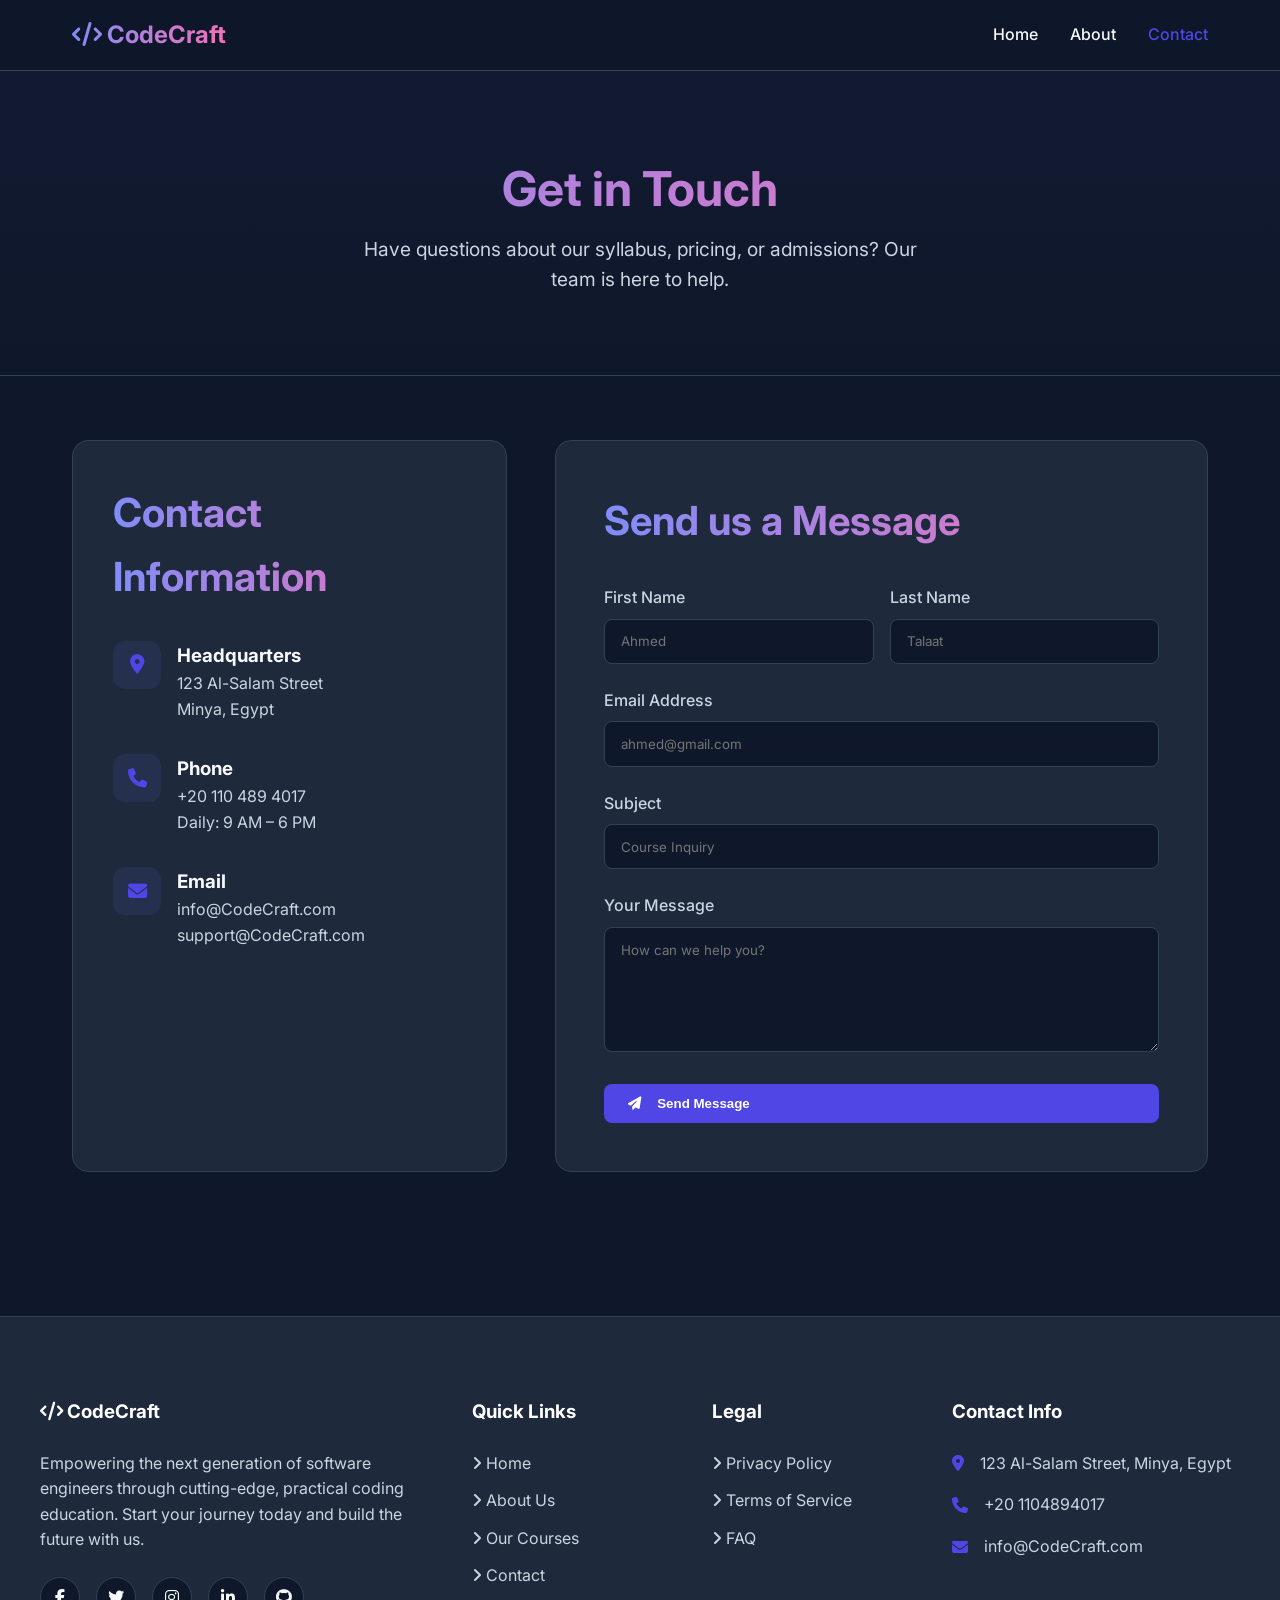
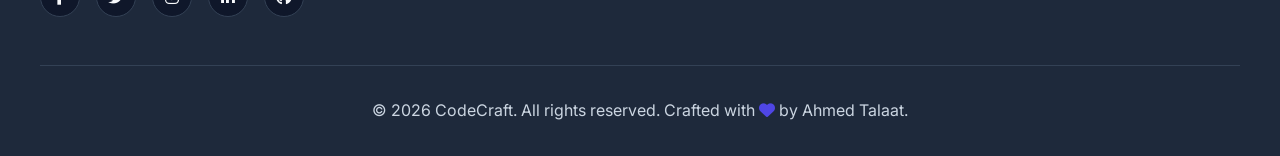
<file: Task1-Simple Static Website/contact.html>
<!doctype html>
<html lang="en">
  <head>
    <!-- Basic Meta -->
    <meta charset="UTF-8" />
    <meta name="viewport" content="width=device-width, initial-scale=1.0" />

    <!-- SEO Meta -->
    <title>CodeCraft Academy | Contact Us</title>
    <meta
      name="description"
      content="CodeCraft Academy offers high-quality programming courses in Web Development, JavaScript, HTML, CSS, and modern technologies. Start your coding journey today."
    />
    <meta
      name="keywords"
      content="programming courses, learn coding, web development, HTML CSS JavaScript course, online programming academy"
    />
    <meta name="author" content="Ahmed Talaat" />

    <!-- Favicon -->
    <link rel="icon" type="image/png" href="images/logo.png" />

    <!-- Open Graph -->
    <meta
      property="og:title"
      content="CodeCraft Academy - Learn Programming Online"
    />
    <meta
      property="og:description"
      content="Master programming with professional courses in Web Development, JavaScript, and modern technologies."
    />
    <meta property="og:image" content="/images/front-end.webp" />
    <meta property="og:type" content="website" />

    <!-- Google Fonts -->
    <link rel="preconnect" href="https://fonts.googleapis.com" />
    <link rel="preconnect" href="https://fonts.gstatic.com" crossorigin />
    <link rel="preload" as="style" href="https://fonts.googleapis.com/css2?family=Inter:wght@400;500;600;700&display=swap" />
    <link
      href="https://fonts.googleapis.com/css2?family=Inter:wght@400;500;600;700&display=swap"
      rel="stylesheet"
      media="print"
      onload="this.media='all'"
    />
    <noscript><link rel="stylesheet" href="https://fonts.googleapis.com/css2?family=Inter:wght@400;500;600;700&display=swap"/></noscript>

    <!-- Preconnect for CDNs -->
    <link rel="preconnect" href="https://cdnjs.cloudflare.com" crossorigin />

    <!-- FontAwesome Icons -->
    <link rel="preload" as="style" href="https://cdnjs.cloudflare.com/ajax/libs/font-awesome/6.4.0/css/all.min.css" />
    <link
      rel="stylesheet"
      href="https://cdnjs.cloudflare.com/ajax/libs/font-awesome/6.4.0/css/all.min.css"
      media="print"
      onload="this.media='all'"
    />
    <noscript><link rel="stylesheet" href="https://cdnjs.cloudflare.com/ajax/libs/font-awesome/6.4.0/css/all.min.css"/></noscript>

    <!-- Main CSS -->
    <link rel="stylesheet" href="style.css" />

    <!-- Scripts -->
    <script src="script.js" defer></script>
  </head>

  <body>
    <!-- Header -->
    <nav class="navbar">
      <div class="nav-container">
        <a href="index.html" class="logo">
          <i class="fa-solid fa-code"></i> CodeCraft
        </a>
        <button class="hamburger" id="hamburger" aria-label="Menu">
          <i class="fa-solid fa-bars"></i>
        </button>
        <ul class="nav-links" id="nav-links">
          <li><a href="index.html">Home</a></li>
          <li><a href="about.html">About</a></li>
          <li><a href="contact.html" class="active">Contact</a></li>
        </ul>
      </div>
    </nav>

    <!-- Main -->
    <main>
      <section class="page-header">
        <h1>Get in Touch</h1>
        <p>
          Have questions about our syllabus, pricing, or admissions? Our team is
          here to help.
        </p>
      </section>

      <section class="container">
        <div class="contact-layout">
          <!-- Contact Information Panel -->
          <div class="contact-info-panel">
            <h2 style="text-align: left; margin-bottom: 2rem">
              Contact Information
            </h2>

            <div class="contact-item">
              <div class="contact-item-icon">
                <i class="fa-solid fa-location-dot"></i>
              </div>
              <div class="contact-item-content">
                <h3>Headquarters</h3>
                <p>123 Al-Salam Street<br />Minya, Egypt</p>
              </div>
            </div>

            <div class="contact-item">
              <div class="contact-item-icon">
                <i class="fa-solid fa-phone"></i>
              </div>
              <div class="contact-item-content">
                <h3>Phone</h3>
                <p>+20 110 489 4017<br />Daily: 9 AM – 6 PM</p>
              </div>
            </div>

            <div class="contact-item">
              <div class="contact-item-icon">
                <i class="fa-solid fa-envelope"></i>
              </div>
              <div class="contact-item-content">
                <h3>Email</h3>
                <p>info@CodeCraft.com<br />support@CodeCraft.com</p>
              </div>
            </div>
          </div>

          <!-- Contact Form Panel -->
          <div class="form-panel">
            <h2 style="text-align: left; margin-bottom: 2rem">
              Send us a Message
            </h2>
            <form
              action="#"
              method="POST"
              onsubmit="
                event.preventDefault();
                alert(
                  'Message sent successfully! We will get back to you shortly.',
                );
              "
            >
              <div
                style="display: grid; grid-template-columns: 1fr 1fr; gap: 1rem"
              >
                <div class="form-group">
                  <label for="fname">First Name</label>
                  <input type="text" id="fname" required placeholder="Ahmed" />
                </div>
                <div class="form-group">
                  <label for="lname">Last Name</label>
                  <input type="text" id="lname" required placeholder="Talaat" />
                </div>
              </div>

              <div class="form-group">
                <label for="email">Email Address</label>
                <input
                  type="email"
                  id="email"
                  required
                  placeholder="ahmed@gmail.com"
                />
              </div>

              <div class="form-group">
                <label for="subject">Subject</label>
                <input
                  type="text"
                  id="subject"
                  required
                  placeholder="Course Inquiry"
                />
              </div>

              <div class="form-group">
                <label for="message">Your Message</label>
                <textarea
                  id="message"
                  rows="6"
                  required
                  placeholder="How can we help you?"
                ></textarea>
              </div>

              <button type="submit" class="btn btn-primary" style="width: 100%">
                <i
                  class="fa-solid fa-paper-plane"
                  style="margin-right: 8px"
                ></i>
                Send Message
              </button>
            </form>
          </div>
        </div>
      </section>
    </main>

    <!-- Footer -->
    <footer>
      <div class="footer-grid">
        <div class="footer-col">
          <h3><i class="fa-solid fa-code"></i> CodeCraft</h3>
          <p>
            Empowering the next generation of software engineers through
            cutting-edge, practical coding education. Start your journey today
            and build the future with us.
          </p>
          <div class="social-links">
            <a href="#" aria-label="Facebook"
              ><i class="fa-brands fa-facebook-f"></i
            ></a>
            <a href="#" aria-label="Twitter"
              ><i class="fa-brands fa-twitter"></i
            ></a>
            <a href="#" aria-label="Instagram"
              ><i class="fa-brands fa-instagram"></i
            ></a>
            <a href="#" aria-label="LinkedIn"
              ><i class="fa-brands fa-linkedin-in"></i
            ></a>
            <a href="#" aria-label="GitHub"
              ><i class="fa-brands fa-github"></i
            ></a>
          </div>
        </div>

        <div class="footer-col">
          <h3>Quick Links</h3>
          <ul class="footer-links">
            <li>
              <a href="index.html"
                ><i class="fa-solid fa-angle-right"></i> Home</a
              >
            </li>
            <li>
              <a href="about.html"
                ><i class="fa-solid fa-angle-right"></i> About Us</a
              >
            </li>
            <li>
              <a href="index.html#courses"
                ><i class="fa-solid fa-angle-right"></i> Our Courses</a
              >
            </li>
            <li>
              <a href="contact.html"
                ><i class="fa-solid fa-angle-right"></i> Contact</a
              >
            </li>
          </ul>
        </div>

        <div class="footer-col">
          <h3>Legal</h3>
          <ul class="footer-links">
            <li>
              <a href="#"
                ><i class="fa-solid fa-angle-right"></i> Privacy Policy</a
              >
            </li>
            <li>
              <a href="#"
                ><i class="fa-solid fa-angle-right"></i> Terms of Service</a
              >
            </li>
            <li>
              <a href="#"><i class="fa-solid fa-angle-right"></i> FAQ</a>
            </li>
          </ul>
        </div>

        <div class="footer-col">
          <h3>Contact Info</h3>
          <ul class="footer-contact-list">
            <li>
              <i class="fa-solid fa-location-dot"></i>
              <span>123 Al-Salam Street, Minya, Egypt</span>
            </li>
            <li>
              <i class="fa-solid fa-phone"></i>
              <span>+20 1104894017 </span>
            </li>
            <li>
              <i class="fa-solid fa-envelope"></i>
              <span>info@CodeCraft.com</span>
            </li>
          </ul>
        </div>
      </div>

      <div class="footer-bottom">
        <p>
          &copy; 2026 CodeCraft. All rights reserved. Crafted with
          <i class="fa-solid fa-heart" style="color: var(--primary)"></i> by
          Ahmed Talaat.
        </p>
      </div>
    </footer>
  </body>
</html>
</file>
<file: Task1-Simple Static Website/style.css>
:root {
  --primary: #4f46e5;
  --primary-hover: #4338ca;
  --secondary: #ec4899;
  --bg-color: #0f172a;
  --card-bg: #1e293b;
  --text-main: #f8fafc;
  --text-muted: #cbd5e1;
  --nav-bg: rgba(15, 23, 42, 0.9);
  --border-color: #334155;
  --transition: all 0.3s ease;
}

html{
    scroll-behavior: smooth;
}

* {
  margin: 0;
  padding: 0;
  box-sizing: border-box;
}

body {
  font-family:
    "Inter",
    system-ui,
    -apple-system,
    sans-serif;
  background-color: var(--bg-color);
  color: var(--text-main);
  line-height: 1.6;
}

/* Navbar */
.navbar {
  position: fixed;
  top: 0;
  width: 100%;
  background: var(--nav-bg);
  backdrop-filter: blur(10px);
  z-index: 1000;
  border-bottom: 1px solid var(--border-color);
}

.nav-container {
  max-width: 1200px;
  margin: 0 auto;
  display: flex;
  justify-content: space-between;
  align-items: center;
  padding: 1rem 2rem;
}

.logo {
  font-size: 1.5rem;
  font-weight: 700;
  color: var(--text-main);
  text-decoration: none;
  background: linear-gradient(to right, #818cf8, #f472b6);
  -webkit-background-clip: text;
  background-clip: text;
  -webkit-text-fill-color: transparent;
}

.nav-links {
  display: flex;
  gap: 2rem;
  list-style: none;
}

.nav-links a {
  color: var(--text-main);
  text-decoration: none;
  font-weight: 500;
  transition: color 0.3s;
}

.nav-links a:hover,
.nav-links a.active {
  color: var(--primary);
}

.hamburger {
  display: none;
  cursor: pointer;
  background: none;
  border: none;
  color: var(--text-main);
  font-size: 1.5rem;
}

/* Specific Sections */
.hero {
  padding: 10rem 2rem 6rem;
  text-align: center;
  max-width: 900px;
  margin: 0 auto;
}

h1 {
  font-size: 3.5rem;
  line-height: 1.2;
  margin-bottom: 1.5rem;
  background: linear-gradient(to right, #818cf8, #f472b6);
  -webkit-background-clip: text;
  background-clip: text;
  -webkit-text-fill-color: transparent;
}

.hero p {
  font-size: 1.25rem;
  color: var(--text-muted);
  margin-bottom: 2rem;
}

.btn {
  display: inline-flex;
  align-items: center;
  gap: 0.5rem;
  padding: 0.75rem 1.5rem;
  border-radius: 0.5rem;
  text-decoration: none;
  font-weight: 600;
  transition: var(--transition);
  cursor: pointer;
  border: none;
  color: white;
}

.btn-primary {
  background: var(--primary);
}

.btn:hover {
  background: var(--primary-hover);
  transform: translateY(-2px);
  box-shadow: 0 4px 12px rgba(99, 102, 241, 0.3);
}

/* Generic Layout */
.container {
  max-width: 1200px;
  margin: 0 auto;
  padding: 4rem 2rem;
}

h2 {
  font-size: 2.5rem;
  margin-bottom: 1rem;
  text-align: center;
  background: linear-gradient(to right, #818cf8, #f472b6);
  -webkit-background-clip: text;
  background-clip: text;
  -webkit-text-fill-color: transparent;
}

.section-subtitle {
  text-align: center;
  color: var(--text-muted);
  margin-bottom: 3rem;
  font-size: 1.1rem;
}

/* Features Grid */
.features-grid, .courses-grid {
  display: grid;
  grid-template-columns: repeat(auto-fit, minmax(280px, 1fr));
  gap: 2rem;
}

.feature-card {
  background: var(--card-bg);
  padding: 2.5rem 2rem;
  border-radius: 1rem;
  border: 1px solid var(--border-color);
  text-align: center;
  transition: var(--transition);
}

.feature-card:hover {
  transform: translateY(-5px);
  border-color: var(--primary);
  box-shadow: 0 10px 30px rgba(0, 0, 0, 0.2);
}

.feature-icon {
  width: 60px;
  height: 60px;
  border-radius: 12px;
  background: rgba(99, 102, 241, 0.1);
  color: var(--primary);
  display: flex;
  align-items: center;
  justify-content: center;
  font-size: 1.8rem;
  margin: 0 auto 1.5rem;
}

.course-card {
  background: var(--card-bg);
  border: 1px solid var(--border-color);
  border-radius: 1rem;
  overflow: hidden;
  transition: var(--transition);
  display: flex;
  flex-direction: column;
}

.course-card:hover {
  transform: translateY(-5px);
  border-color: var(--primary);
  box-shadow: 0 10px 30px rgba(0, 0, 0, 0.2);
}

.course-image {
  width: 100%;
  height: 220px;
  object-fit: cover;
  border-bottom: 1px solid var(--border-color);
}

.course-content {
  padding: 2rem;
  flex-grow: 1;
  display: flex;
  flex-direction: column;
}

.course-content h3 {
  font-size: 1.5rem;
  margin-bottom: 1rem;
}

.course-content p {
  color: var(--text-muted);
  margin-bottom: 1.5rem;
  flex-grow: 1;
}

/* Slider (Reviews) */
.slider-container {
  position: relative;
  max-width: 800px;
  margin: 0 auto;
  background: var(--card-bg);
  border: 1px solid var(--border-color);
  border-radius: 1rem;
  overflow: hidden;
}

.slides-wrapper {
  overflow: hidden;
}

.slides {
  display: flex;
  transition: transform 0.5s ease-in-out;
}

.slide {
  min-width: 100%;
  padding: 3rem 4rem;
  text-align: center;
  box-sizing: border-box;
}

.reviewer-img {
  width: 80px;
  height: 80px;
  border-radius: 50%;
  object-fit: cover;
  border: 3px solid var(--primary);
  margin-bottom: 1rem;
}

.review-stars {
  color: #fbbf24;
  margin-bottom: 1rem;
}

.review-text {
  font-size: 1.1rem;
  font-style: italic;
  color: var(--text-main);
  margin-bottom: 1.5rem;
}

.reviewer-name {
  font-weight: 600;
  color: var(--primary);
}

.reviewer-role {
  color: var(--text-muted);
  font-size: 0.9rem;
}

.slider-btn {
  position: absolute;
  top: 50%;
  transform: translateY(-50%);
  background: var(--bg-color);
  color: white;
  border: 1px solid var(--border-color);
  width: 44px;
  height: 44px;
  border-radius: 50%;
  cursor: pointer;
  z-index: 10;
  display: flex;
  align-items: center;
  justify-content: center;
  transition: var(--transition);
}

.slider-btn:hover {
  background: var(--primary);
  border-color: var(--primary);
}

.slider-btn.prev {
  left: 1rem;
}
.slider-btn.next {
  right: 1rem;
}

/* Contact & About Headers */
.page-header {
  padding: 10rem 2rem 5rem;
  text-align: center;
  background: linear-gradient(
    180deg,
    rgba(99, 102, 241, 0.05) 0%,
    rgba(15, 23, 42, 0) 100%
  );
  border-bottom: 1px solid var(--border-color);
}

.page-header h1 {
  font-size: 3rem;
  margin-bottom: 1rem;
}

.page-header p {
  font-size: 1.2rem;
  color: var(--text-muted);
  max-width: 600px;
  margin: 0 auto;
}

/* About additions */
.about-section {
  display: flex;
  align-items: center;
  gap: 4rem;
  margin-bottom: 6rem;
}
.about-section:nth-child(even) {
  flex-direction: row-reverse;
}
.about-image {
  flex: 1;
  border-radius: 1rem;
  border: 1px solid var(--border-color);
  overflow: hidden;
}
.about-image img {
  width: 100%;
  height: auto;
  display: block;
}
.about-content {
  flex: 1;
}

.team-grid {
  display: grid;
  grid-template-columns: repeat(auto-fit, minmax(220px, 1fr));
  gap: 2rem;
}
.team-card {
  background: var(--card-bg);
  padding: 2rem;
  border-radius: 1rem;
  text-align: center;
  border: 1px solid var(--border-color);
}
.team-img {
  width: 120px;
  height: 120px;
  border-radius: 50%;
  object-fit: cover;
  margin-bottom: 1rem;
  border: 3px solid var(--border-color);
}
.team-role {
  color: var(--primary);
  font-size: 0.9rem;
  margin-bottom: 1rem;
}

/* Contact Details Page */
.contact-layout {
  display: grid;
  grid-template-columns: 1fr 1.5fr;
  gap: 3rem;
}

.contact-info-panel {
  background: var(--card-bg);
  padding: 2.5rem;
  border-radius: 1rem;
  border: 1px solid var(--border-color);
}

.contact-item {
  display: flex;
  align-items: flex-start;
  gap: 1rem;
  margin-bottom: 2rem;
}

.contact-item-icon {
  width: 48px;
  height: 48px;
  border-radius: 12px;
  background: rgba(99, 102, 241, 0.1);
  color: var(--primary);
  display: flex;
  align-items: center;
  justify-content: center;
  font-size: 1.2rem;
  flex-shrink: 0;
}

.contact-item-content h4 {
  margin-bottom: 0.25rem;
}
.contact-item-content p {
  color: var(--text-muted);
}

.form-panel {
  background: var(--card-bg);
  padding: 3rem;
  border-radius: 1rem;
  border: 1px solid var(--border-color);
}

.form-group {
  margin-bottom: 1.5rem;
}

.form-group label {
  display: block;
  margin-bottom: 0.5rem;
  color: var(--text-muted);
  font-weight: 500;
}

.form-group input,
.form-group textarea {
  width: 100%;
  padding: 0.85rem 1rem;
  background: var(--bg-color);
  border: 1px solid var(--border-color);
  border-radius: 0.5rem;
  color: var(--text-main);
  font-family: inherit;
  transition: var(--transition);
}

.form-group input:focus,
.form-group textarea:focus {
  outline: none;
  border-color: var(--primary);
  box-shadow: 0 0 0 3px rgba(99, 102, 241, 0.2);
}

/* Advanced Footer */
footer {
  background: var(--card-bg);
  border-top: 1px solid var(--border-color);
  padding: 5rem 2rem 2rem;
  margin-top: 5rem;
}

.footer-grid {
  max-width: 1200px;
  margin: 0 auto;
  display: grid;
  grid-template-columns: 2fr 1fr 1fr 1.5fr;
  gap: 3rem;
  margin-bottom: 3rem;
}

.footer-col h3,
.footer-col h4 {
  margin-bottom: 1.5rem;
  color: white;
}

.footer-col p {
  color: var(--text-muted);
  margin-bottom: 1.5rem;
}

.social-links {
  display: flex;
  gap: 1rem;
}

.social-links a {
  width: 40px;
  height: 40px;
  border-radius: 50%;
  background: var(--bg-color);
  border: 1px solid var(--border-color);
  display: flex;
  align-items: center;
  justify-content: center;
  color: var(--text-main);
  text-decoration: none;
  transition: var(--transition);
}

.social-links a:hover {
  background: var(--primary);
  border-color: var(--primary);
  color: white;
  transform: translateY(-3px);
}

.footer-links {
  list-style: none;
}

.footer-links li {
  margin-bottom: 0.75rem;
}

.footer-links a {
  color: var(--text-muted);
  text-decoration: none;
  transition: var(--transition);
  display: inline-block;
}

.footer-links a:hover {
  color: var(--primary);
  transform: translateX(5px);
}

.footer-contact-list {
  list-style: none;
}
.footer-contact-list li {
  display: flex;
  align-items: center;
  gap: 1rem;
  color: var(--text-muted);
  margin-bottom: 1rem;
}
.footer-contact-list i {
  color: var(--primary);
}

.footer-bottom {
  max-width: 1200px;
  margin: 0 auto;
  text-align: center;
  padding-top: 2rem;
  border-top: 1px solid var(--border-color);
  color: var(--text-muted);
}

/* Responsive */
@media (max-width: 992px) {
  .footer-grid {
    grid-template-columns: 1fr 1fr;
  }
  .contact-layout,
  .about-section {
    grid-template-columns: 1fr;
    flex-direction: column !important;
  }
}

@media (max-width: 768px) {
  .hamburger {
    display: block;
  }

  .nav-links {
    position: absolute;
    top: 100%;
    left: 0;
    width: 100%;
    background: var(--nav-bg);
    backdrop-filter: blur(10px);
    flex-direction: column;
    padding: 1rem 0;
    gap: 0;
    border-bottom: 1px solid var(--border-color);
    clip-path: polygon(0 0, 100% 0, 100% 0, 0 0);
    transition: clip-path 0.3s ease-in-out;
  }

  .nav-links.active {
    clip-path: polygon(0 0, 100% 0, 100% 100%, 0 100%);
  }

  .nav-links a {
    display: block;
    padding: 1rem 2rem;
  }

  h1 {
    font-size: 2.5rem;
  }

  .slide {
    padding: 2rem;
  }

  .footer-grid {
    grid-template-columns: 1fr;
  }
}
</file>
